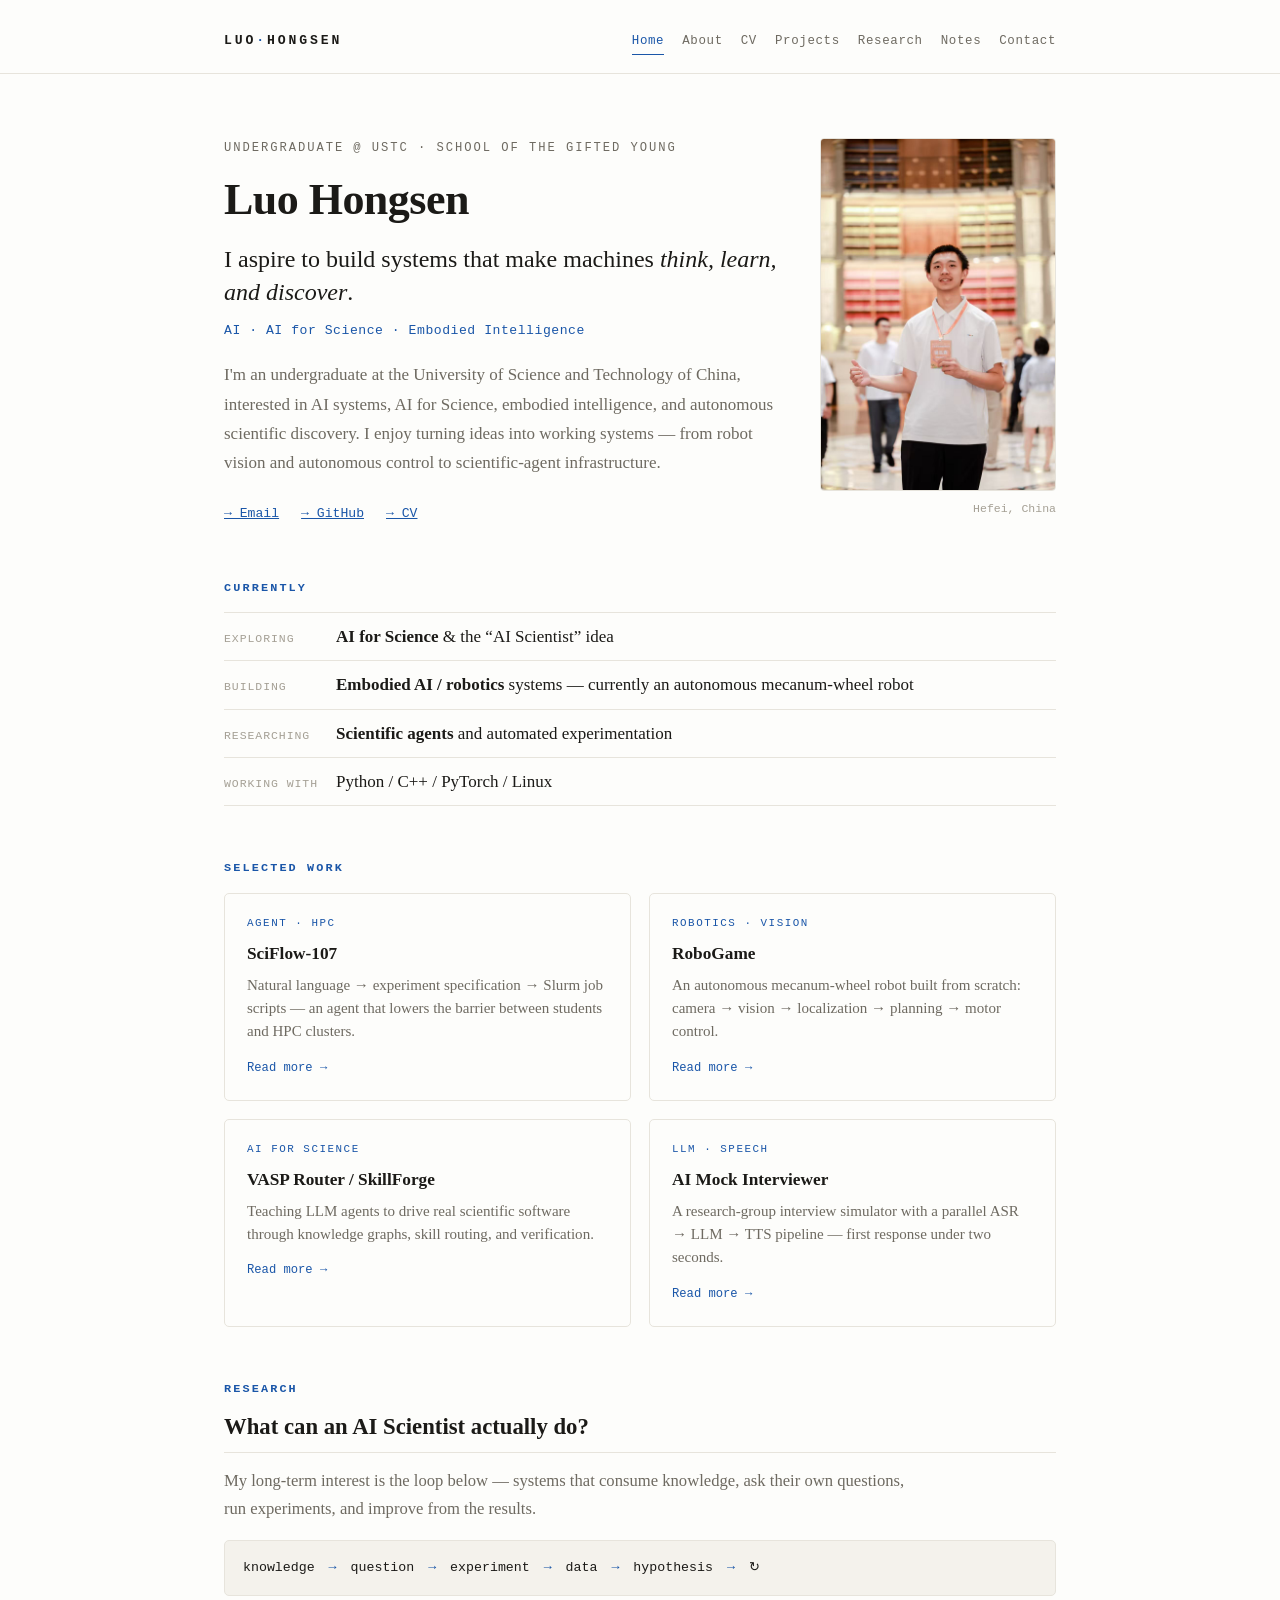
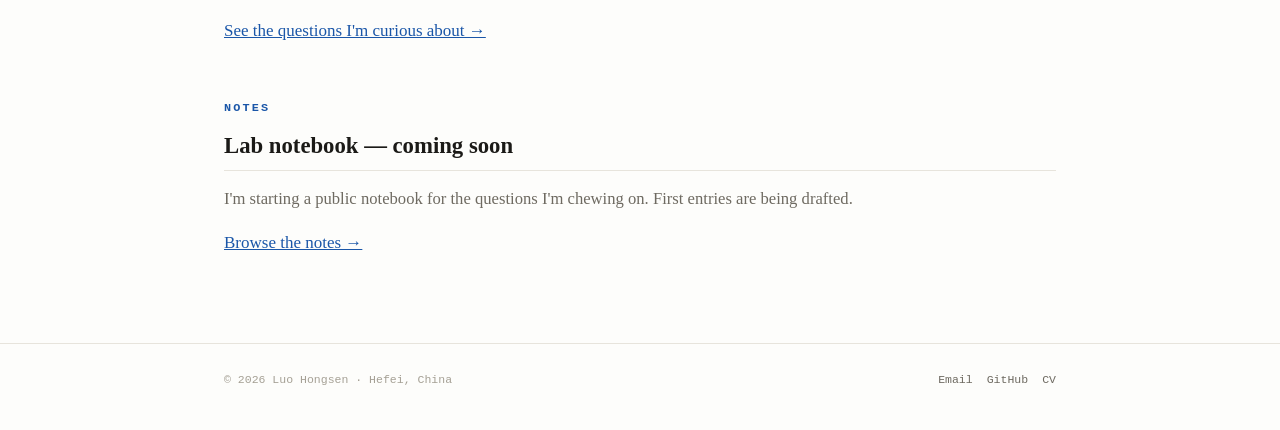
<file: index.html>
<!DOCTYPE html>
<html lang="en">
<head>
  <meta charset="utf-8">
  <meta name="viewport" content="width=device-width, initial-scale=1">
  <title>Luo Hongsen — AI · AI for Science · Embodied Intelligence</title>
  <meta name="description" content="Luo Hongsen is an undergraduate at USTC working on AI systems, AI for Science, scientific agents, and embodied intelligence.">
  <link rel="icon" type="image/svg+xml" href="assets/img/favicon.svg">
  <link rel="stylesheet" href="assets/css/style.css">
</head>
<body>

  <header class="site-header">
    <div class="container">
      <a class="wordmark" href="index.html">Luo<em>&middot;</em>Hongsen</a>
      <nav class="site-nav">
        <a href="index.html" class="active">Home</a>
        <a href="about.html">About</a>
        <a href="cv.html">CV</a>
        <a href="projects.html">Projects</a>
        <a href="research.html">Research</a>
        <a href="notes.html">Notes</a>
        <a href="contact.html">Contact</a>
      </nav>
    </div>
  </header>

  <main class="page">
    <div class="container">

      <!-- ============ HERO ============ -->
      <section class="hero">
        <div class="hero-text">
          <p class="eyebrow">Undergraduate @ USTC &middot; School of the Gifted Young</p>
          <h1>Luo Hongsen</h1>
          <p class="tagline">I aspire to build systems that make machines <em>think, learn, and discover</em>.</p>
          <p class="hero-field">AI &middot; AI for Science &middot; Embodied Intelligence</p>
          <p class="lede">
            I'm an undergraduate at the University of Science and Technology of China,
            interested in AI systems, AI for Science, embodied intelligence, and
            autonomous scientific discovery. I enjoy turning ideas into working
            systems — from robot vision and autonomous control to scientific-agent
            infrastructure.
          </p>
          <div class="hero-links">
            <a href="mailto:jasonluohs@mail.ustc.edu.cn">&rarr; Email</a>
            <a href="https://github.com/jasonluohs" target="_blank" rel="noopener">&rarr; GitHub</a>
            <a href="cv.html">&rarr; CV</a>
          </div>
        </div>
        <figure class="hero-photo">
          <!-- 换照片:替换 assets/img/profile.jpg 即可 -->
          <img src="assets/img/profile.jpg" alt="Photo of Luo Hongsen" width="960" height="1440">
          <figcaption>Hefei, China</figcaption>
        </figure>
      </section>

      <!-- ============ CURRENTLY ============ -->
      <section class="section">
        <p class="section-label">Currently</p>
        <ul class="now-list">
          <li><span class="k">Exploring</span><span><strong>AI for Science</strong> &amp; the “AI Scientist” idea</span></li>
          <li><span class="k">Building</span><span><strong>Embodied AI / robotics</strong> systems — currently an autonomous mecanum-wheel robot</span></li>
          <li><span class="k">Researching</span><span><strong>Scientific agents</strong> and automated experimentation</span></li>
          <li><span class="k">Working with</span><span>Python / C++ / PyTorch / Linux</span></li>
        </ul>
      </section>

      <!-- ============ SELECTED WORK ============ -->
      <section class="section">
        <p class="section-label">Selected Work</p>
        <div class="card-grid">
          <a class="card" href="projects.html#sciflow">
            <span class="tag">Agent &middot; HPC</span>
            <h3>SciFlow-107</h3>
            <p>Natural language &rarr; experiment specification &rarr; Slurm job scripts — an agent that lowers the barrier between students and HPC clusters.</p>
            <span class="more">Read more &rarr;</span>
          </a>
          <a class="card" href="projects.html#robogame">
            <span class="tag">Robotics &middot; Vision</span>
            <h3>RoboGame</h3>
            <p>An autonomous mecanum-wheel robot built from scratch: camera &rarr; vision &rarr; localization &rarr; planning &rarr; motor control.</p>
            <span class="more">Read more &rarr;</span>
          </a>
          <a class="card" href="projects.html#vasp-router">
            <span class="tag">AI for Science</span>
            <h3>VASP Router / SkillForge</h3>
            <p>Teaching LLM agents to drive real scientific software through knowledge graphs, skill routing, and verification.</p>
            <span class="more">Read more &rarr;</span>
          </a>
          <a class="card" href="projects.html#interviewer">
            <span class="tag">LLM &middot; Speech</span>
            <h3>AI Mock Interviewer</h3>
            <p>A research-group interview simulator with a parallel ASR &rarr; LLM &rarr; TTS pipeline — first response under two seconds.</p>
            <span class="more">Read more &rarr;</span>
          </a>
        </div>
      </section>

      <!-- ============ RESEARCH TEASER ============ -->
      <section class="section">
        <p class="section-label">Research</p>
        <h2>What can an AI Scientist actually do?</h2>
        <p class="page-intro">
          My long-term interest is the loop below — systems that consume knowledge,
          ask their own questions, run experiments, and improve from the results.
        </p>
        <div class="flow">
          knowledge <span class="arr">&rarr;</span> question <span class="arr">&rarr;</span> experiment <span class="arr">&rarr;</span> data <span class="arr">&rarr;</span> hypothesis <span class="arr">&rarr;</span> &#8635;
        </div>
        <p><a href="research.html">See the questions I'm curious about &rarr;</a></p>
      </section>

      <!-- ============ NOTES TEASER ============ -->
      <section class="section">
        <p class="section-label">Notes</p>
        <h2>Lab notebook — coming soon</h2>
        <p class="page-intro">
          I'm starting a public notebook for the questions I'm chewing on. First entries are being drafted.
        </p>
        <p><a href="notes.html">Browse the notes &rarr;</a></p>
      </section>

    </div>
  </main>

  <footer class="site-footer">
    <div class="container">
      <span>&copy; 2026 Luo Hongsen &middot; Hefei, China</span>
      <nav class="foot-nav">
        <a href="mailto:jasonluohs@mail.ustc.edu.cn">Email</a>
        <a href="https://github.com/jasonluohs" target="_blank" rel="noopener">GitHub</a>
        <a href="cv.html">CV</a>
      </nav>
    </div>
  </footer>

</body>
</html>
</file>
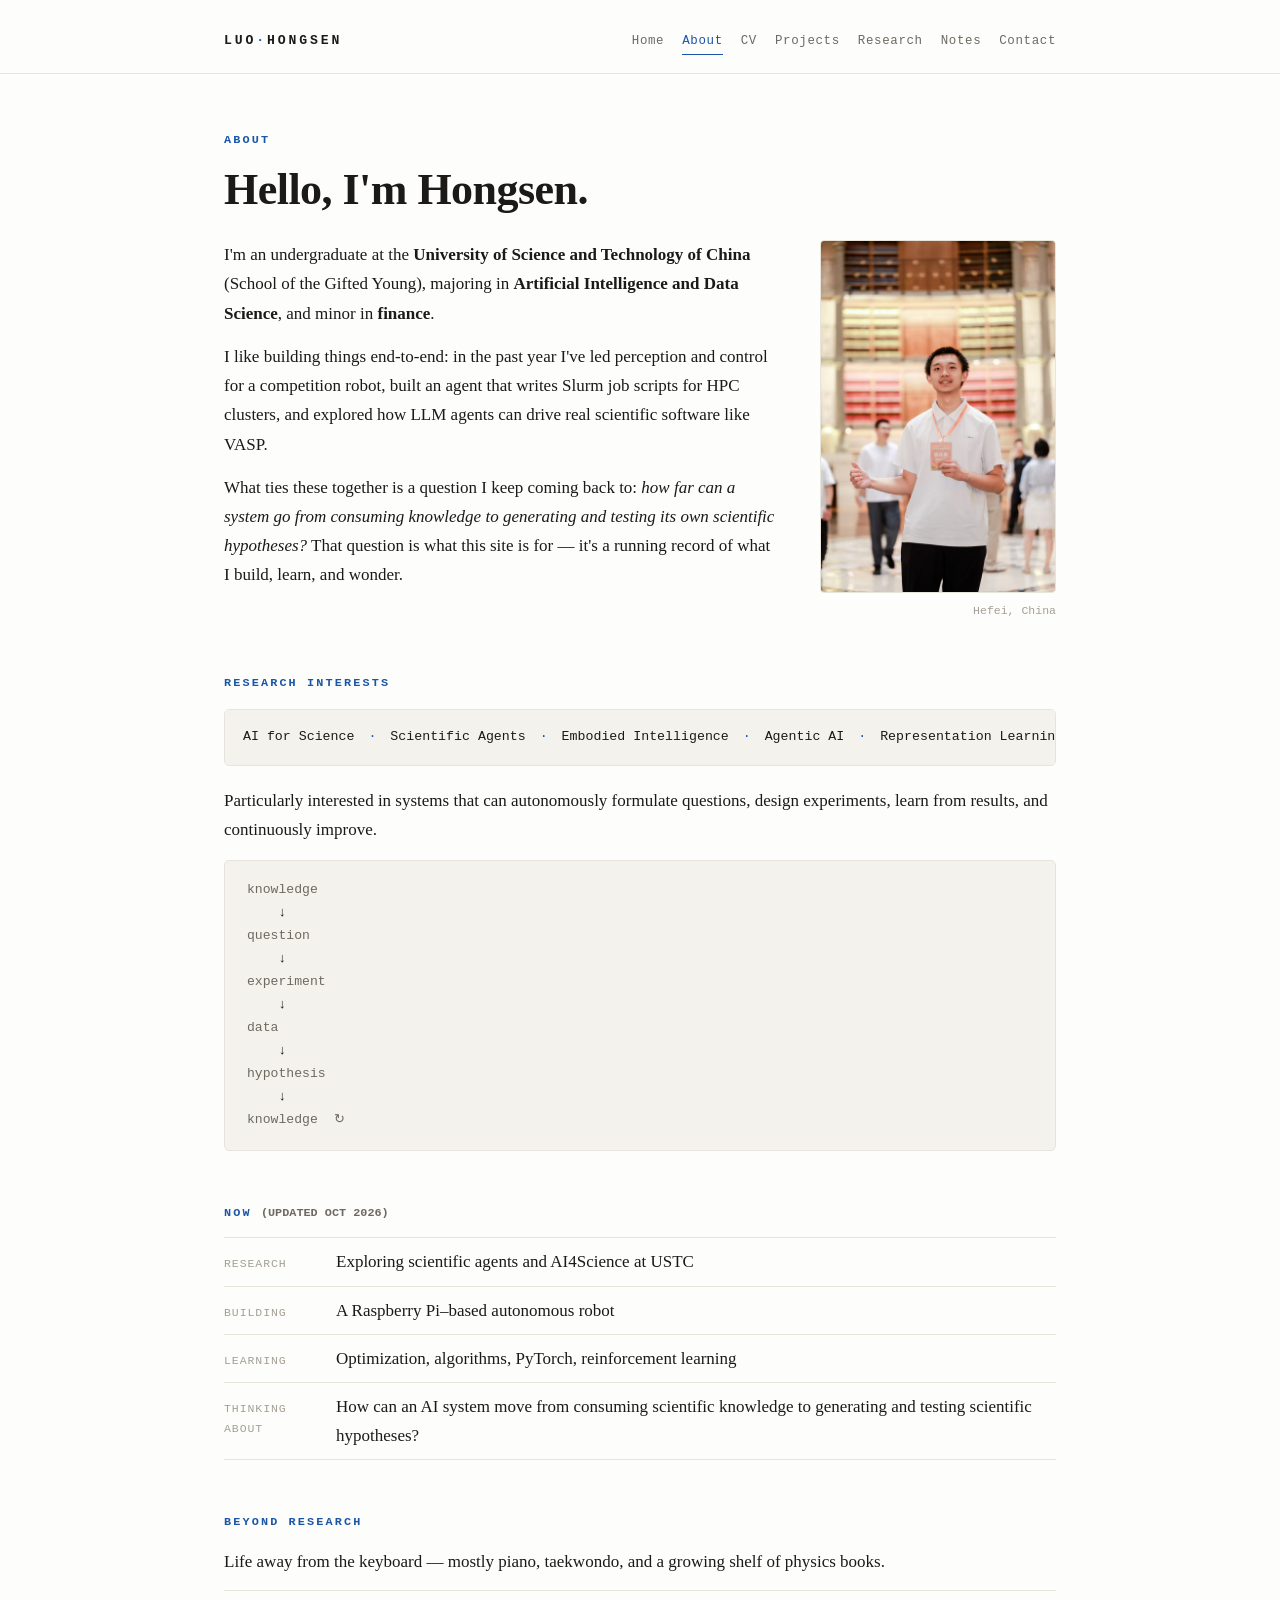
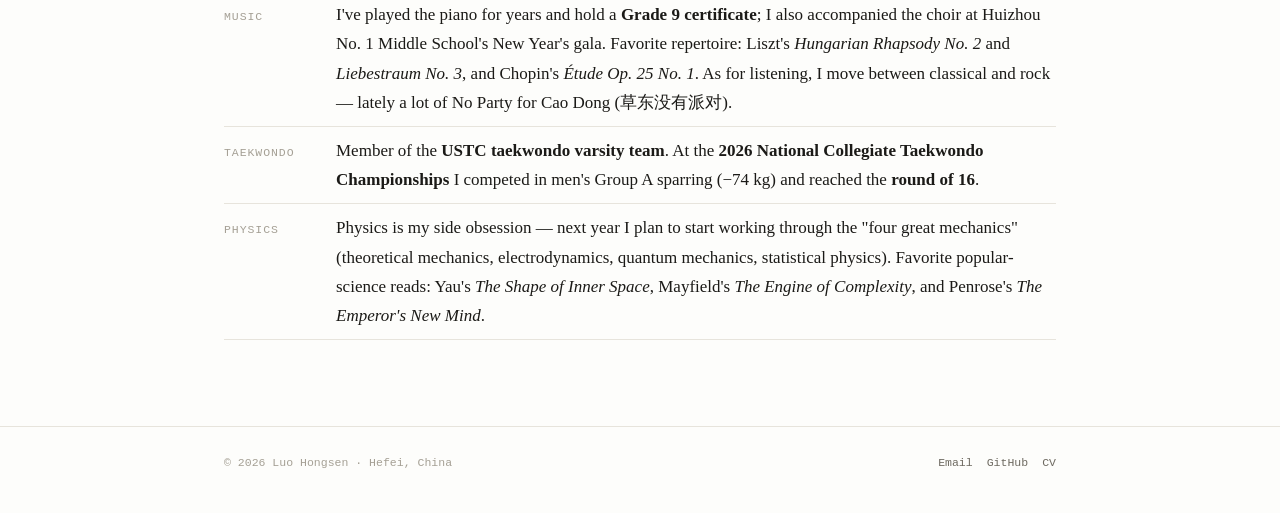
<file: about.html>
<!DOCTYPE html>
<html lang="en">
<head>
  <meta charset="utf-8">
  <meta name="viewport" content="width=device-width, initial-scale=1">
  <title>About — Luo Hongsen</title>
  <meta name="description" content="About Luo Hongsen — undergraduate at USTC interested in AI for Science, scientific agents, and embodied intelligence.">
  <link rel="icon" type="image/svg+xml" href="assets/img/favicon.svg">
  <link rel="stylesheet" href="assets/css/style.css">
</head>
<body>

  <header class="site-header">
    <div class="container">
      <a class="wordmark" href="index.html">Luo<em>&middot;</em>Hongsen</a>
      <nav class="site-nav">
        <a href="index.html">Home</a>
        <a href="about.html" class="active">About</a>
        <a href="cv.html">CV</a>
        <a href="projects.html">Projects</a>
        <a href="research.html">Research</a>
        <a href="notes.html">Notes</a>
        <a href="contact.html">Contact</a>
      </nav>
    </div>
  </header>

  <main class="page">
    <div class="container">

      <p class="section-label">About</p>
      <h1>Hello, I'm Hongsen.</h1>

      <div class="hero" style="margin-top: 8px;">
        <div>
          <!-- TODO: 替换成你自己的正式介绍,下面是占位文案 -->
          <p>
            I'm an undergraduate at the <strong>University of Science and Technology of China</strong>
            (School of the Gifted Young), majoring in <strong>Artificial Intelligence and Data Science</strong>, and minor in <strong>finance</strong>.
          </p>
          <p>
            I like building things end-to-end: in the past year I've led perception and control
            for a competition robot, built an agent that writes Slurm job scripts for HPC clusters,
            and explored how LLM agents can drive real scientific software like VASP.
          </p>
          <p>
            What ties these together is a question I keep coming back to:
            <em>how far can a system go from consuming knowledge to generating and testing
            its own scientific hypotheses?</em> That question is what this site is for —
            it's a running record of what I build, learn, and wonder.
          </p>
        </div>
        <figure class="hero-photo">
          <img src="assets/img/profile.jpg" alt="Photo of Luo Hongsen" width="960" height="1440">
          <figcaption>Hefei, China</figcaption>
        </figure>
      </div>

      <!-- ============ RESEARCH INTERESTS ============ -->
      <section class="section">
        <p class="section-label">Research Interests</p>
        <div class="flow">
          AI for Science <span class="arr">&middot;</span> Scientific Agents <span class="arr">&middot;</span> Embodied Intelligence <span class="arr">&middot;</span> Agentic AI <span class="arr">&middot;</span> Representation Learning
        </div>
        <p>
          Particularly interested in systems that can autonomously formulate questions,
          design experiments, learn from results, and continuously improve.
        </p>
        <div class="diagram">knowledge
    <b>&darr;</b>
question
    <b>&darr;</b>
experiment
    <b>&darr;</b>
data
    <b>&darr;</b>
hypothesis
    <b>&darr;</b>
knowledge  &#8635;</div>
      </section>

      <!-- ============ NOW ============ -->
      <section class="section">
        <p class="section-label">Now <span class="dim" style="letter-spacing: 0;">(updated Oct 2026)</span></p>
        <ul class="now-list">
          <li><span class="k">Research</span><span>Exploring scientific agents and AI4Science at USTC</span></li>
          <li><span class="k">Building</span><span>A Raspberry Pi&ndash;based autonomous robot</span></li>
          <li><span class="k">Learning</span><span>Optimization, algorithms, PyTorch, reinforcement learning</span></li>
          <li><span class="k">Thinking about</span><span>How can an AI system move from consuming scientific knowledge to generating and testing scientific hypotheses?</span></li>
        </ul>
      </section>

      <!-- ============ BEYOND RESEARCH ============ -->
      <section class="section">
        <p class="section-label">Beyond Research</p>
        <p>Life away from the keyboard — mostly piano, taekwondo, and a growing shelf of physics books.</p>
        <ul class="now-list">
          <li>
            <span class="k">Music</span>
            <span>
              I've played the piano for years and hold a <strong>Grade 9 certificate</strong>;
              I also accompanied the choir at Huizhou No. 1 Middle School's New Year's gala.
              Favorite repertoire: Liszt's <em>Hungarian Rhapsody No. 2</em> and <em>Liebestraum No. 3</em>,
              and Chopin's <em>Étude Op. 25 No. 1</em>. As for listening, I move between
              classical and rock — lately a lot of No Party for Cao Dong (草东没有派对).
            </span>
          </li>
          <li>
            <span class="k">Taekwondo</span>
            <span>
              Member of the <strong>USTC taekwondo varsity team</strong>. At the
              <strong>2026 National Collegiate Taekwondo Championships</strong> I competed in
              men's Group A sparring (&minus;74 kg) and reached the <strong>round of 16</strong>.
            </span>
          </li>
          <li>
            <span class="k">Physics</span>
            <span>
              Physics is my side obsession — next year I plan to start working through the
              "four great mechanics" (theoretical mechanics, electrodynamics, quantum mechanics,
              statistical physics). Favorite popular-science reads: Yau's <em>The Shape of Inner Space</em>,
              Mayfield's <em>The Engine of Complexity</em>, and Penrose's <em>The Emperor's New Mind</em>.
            </span>
          </li>
        </ul>
      </section>

    </div>
  </main>

  <footer class="site-footer">
    <div class="container">
      <span>&copy; 2026 Luo Hongsen &middot; Hefei, China</span>
      <nav class="foot-nav">
        <a href="mailto:jasonluohs@mail.ustc.edu.cn">Email</a>
        <a href="https://github.com/jasonluohs" target="_blank" rel="noopener">GitHub</a>
        <a href="cv.html">CV</a>
      </nav>
    </div>
  </footer>

</body>
</html>
</file>
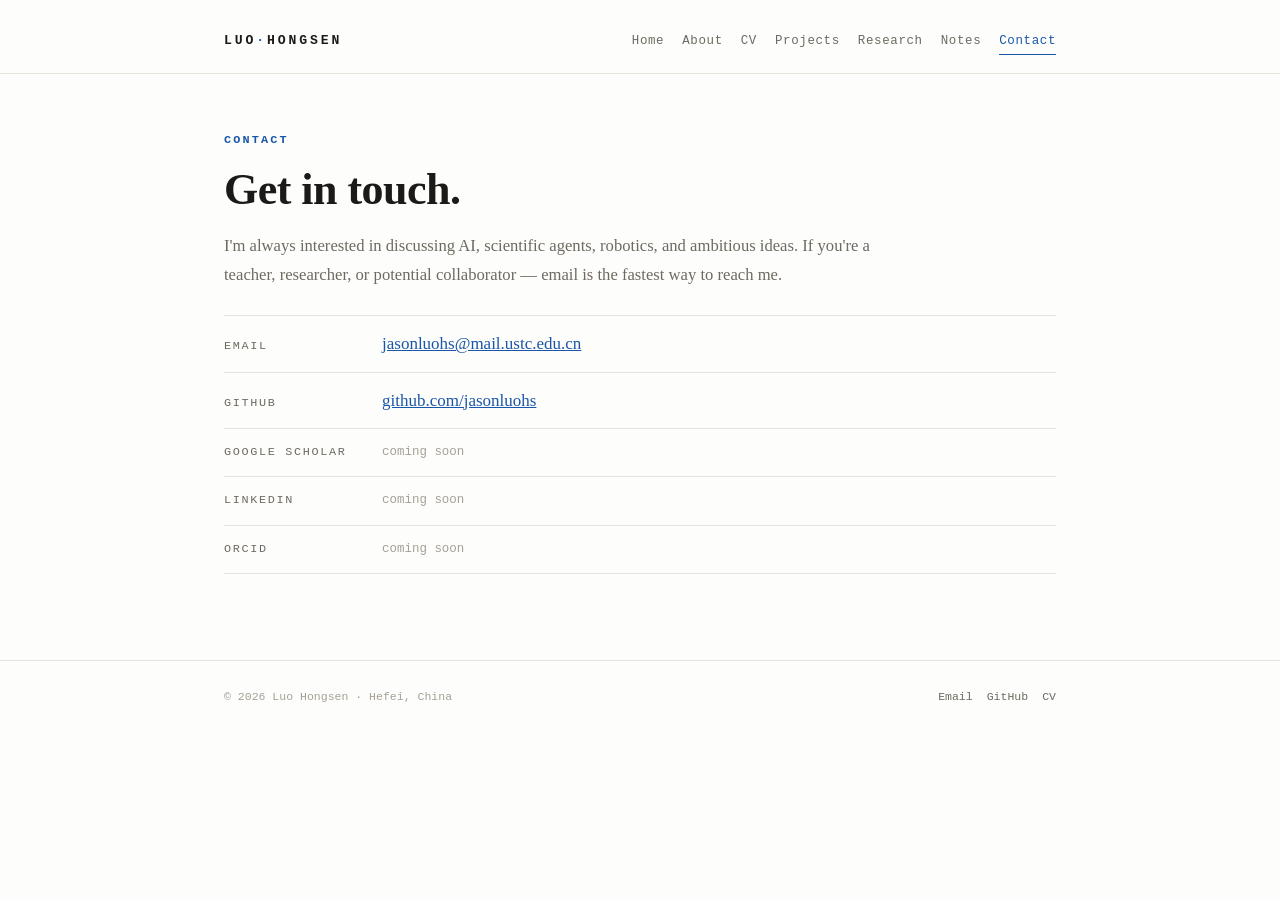
<file: contact.html>
<!DOCTYPE html>
<html lang="en">
<head>
  <meta charset="utf-8">
  <meta name="viewport" content="width=device-width, initial-scale=1">
  <title>Contact — Luo Hongsen</title>
  <meta name="description" content="Contact Luo Hongsen — email, GitHub, and other profiles.">
  <link rel="icon" type="image/svg+xml" href="assets/img/favicon.svg">
  <link rel="stylesheet" href="assets/css/style.css">
</head>
<body>

  <header class="site-header">
    <div class="container">
      <a class="wordmark" href="index.html">Luo<em>&middot;</em>Hongsen</a>
      <nav class="site-nav">
        <a href="index.html">Home</a>
        <a href="about.html">About</a>
        <a href="cv.html">CV</a>
        <a href="projects.html">Projects</a>
        <a href="research.html">Research</a>
        <a href="notes.html">Notes</a>
        <a href="contact.html" class="active">Contact</a>
      </nav>
    </div>
  </header>

  <main class="page">
    <div class="container">

      <p class="section-label">Contact</p>
      <h1>Get in touch.</h1>
      <p class="page-intro">
        I'm always interested in discussing AI, scientific agents, robotics, and
        ambitious ideas. If you're a teacher, researcher, or potential collaborator —
        email is the fastest way to reach me.
      </p>

      <ul class="contact-list">
        <li>
          <span class="k">Email</span>
          <a href="mailto:jasonluohs@mail.ustc.edu.cn">jasonluohs@mail.ustc.edu.cn</a>
        </li>
        <li>
          <span class="k">GitHub</span>
          <a href="https://github.com/jasonluohs" target="_blank" rel="noopener">github.com/jasonluohs</a>
        </li>
        <!-- TODO: 有账号后把 <span class="todo"> 换成 <a href="链接">,并删除提示 -->
        <li>
          <span class="k">Google Scholar</span>
          <span class="todo">coming soon</span>
        </li>
        <li>
          <span class="k">LinkedIn</span>
          <span class="todo">coming soon</span>
        </li>
        <li>
          <span class="k">ORCID</span>
          <span class="todo">coming soon</span>
        </li>
      </ul>

    </div>
  </main>

  <footer class="site-footer">
    <div class="container">
      <span>&copy; 2026 Luo Hongsen &middot; Hefei, China</span>
      <nav class="foot-nav">
        <a href="mailto:jasonluohs@mail.ustc.edu.cn">Email</a>
        <a href="https://github.com/jasonluohs" target="_blank" rel="noopener">GitHub</a>
        <a href="cv.html">CV</a>
      </nav>
    </div>
  </footer>

</body>
</html>
</file>
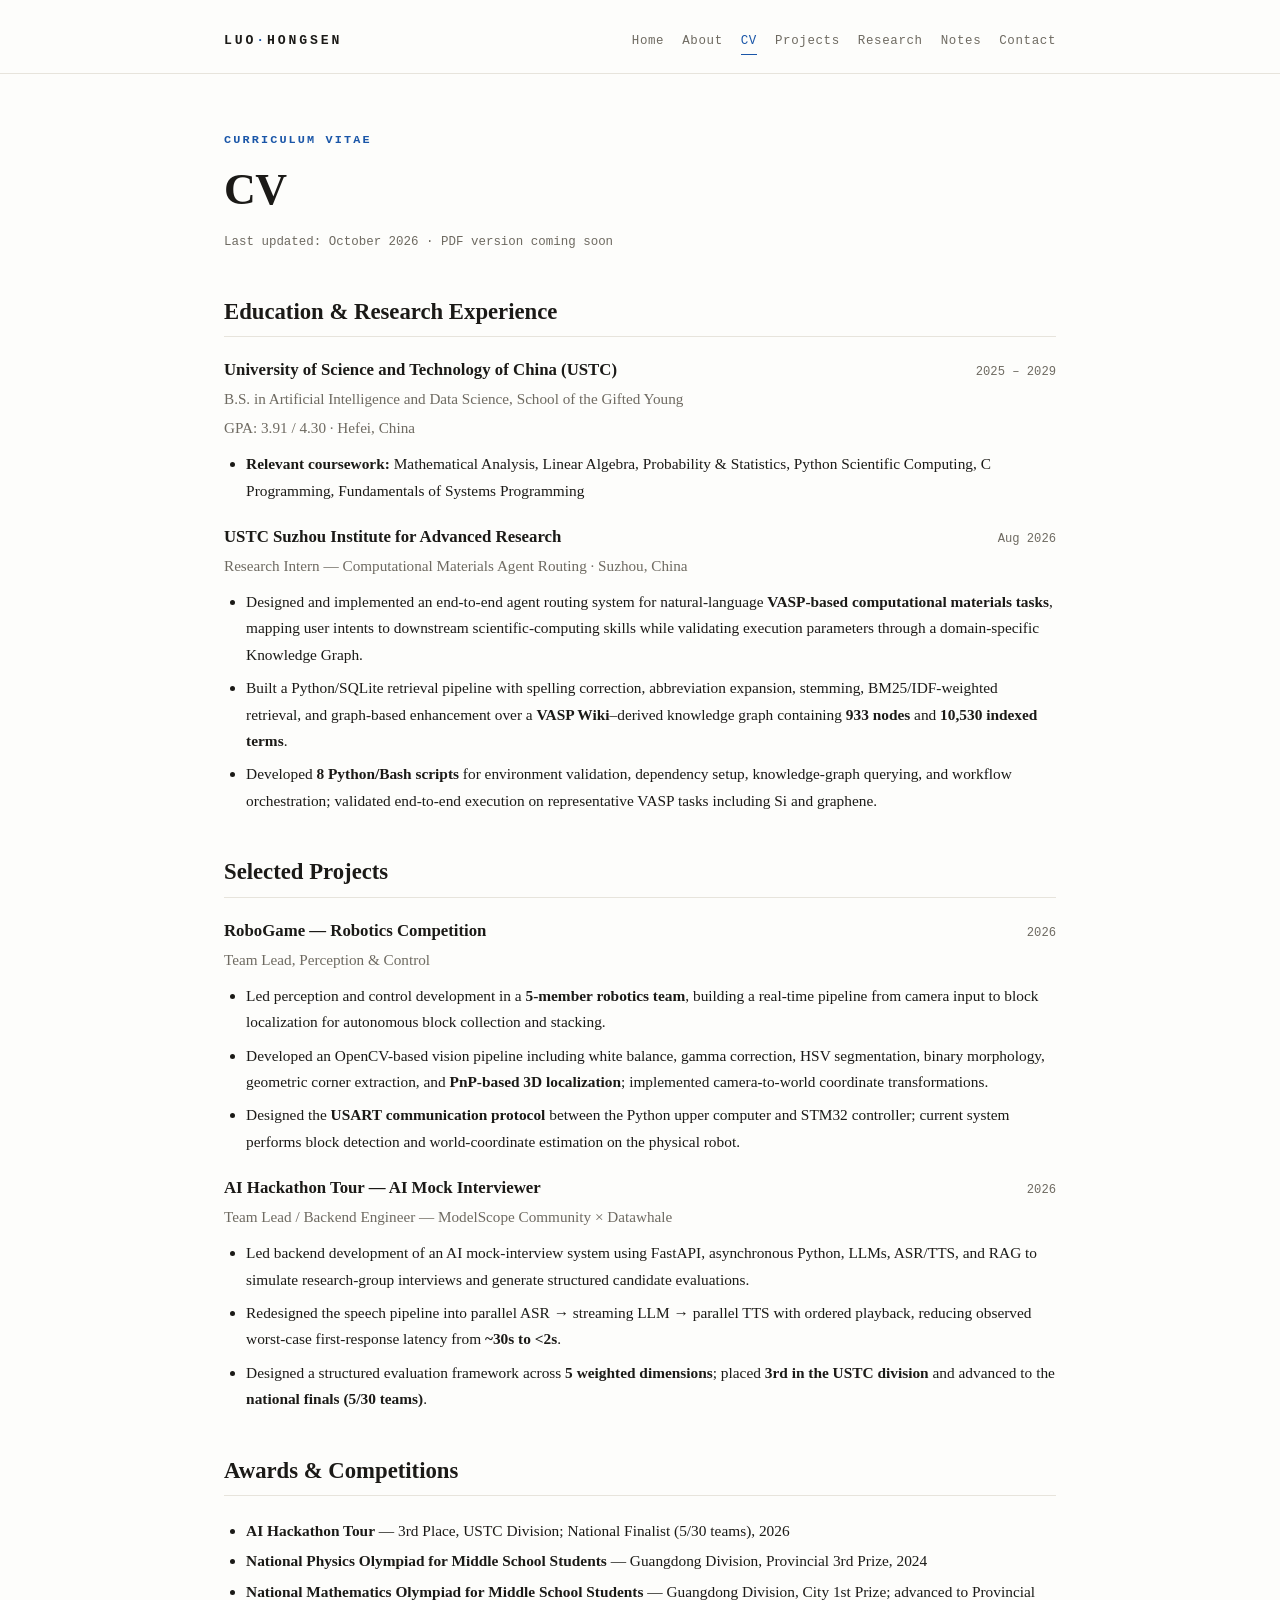
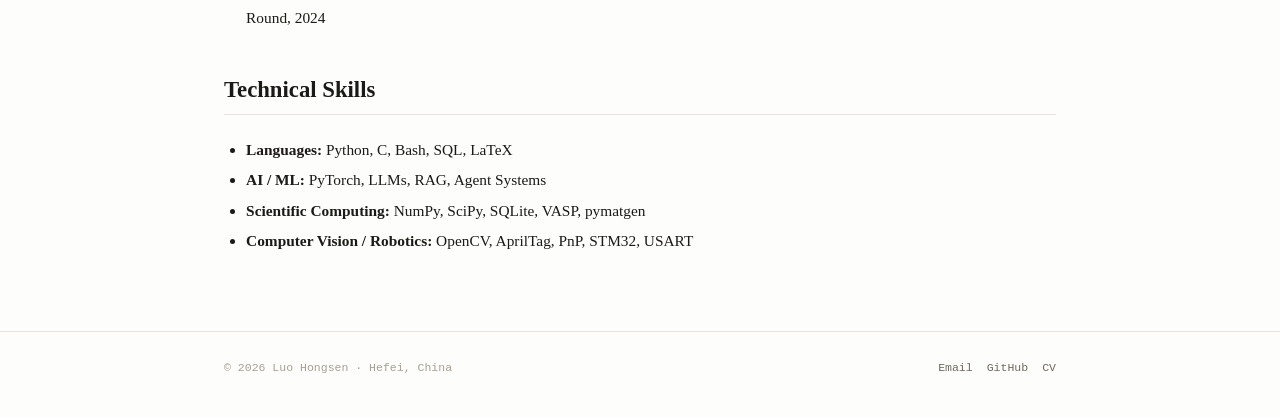
<file: cv.html>
<!DOCTYPE html>
<html lang="en">
<head>
  <meta charset="utf-8">
  <meta name="viewport" content="width=device-width, initial-scale=1">
  <title>CV — Luo Hongsen</title>
  <meta name="description" content="Curriculum Vitae of Luo Hongsen — undergraduate at USTC, School of the Gifted Young.">
  <link rel="icon" type="image/svg+xml" href="assets/img/favicon.svg">
  <link rel="stylesheet" href="assets/css/style.css">
</head>
<body>

  <header class="site-header">
    <div class="container">
      <a class="wordmark" href="index.html">Luo<em>&middot;</em>Hongsen</a>
      <nav class="site-nav">
        <a href="index.html">Home</a>
        <a href="about.html">About</a>
        <a href="cv.html" class="active">CV</a>
        <a href="projects.html">Projects</a>
        <a href="research.html">Research</a>
        <a href="notes.html">Notes</a>
        <a href="contact.html">Contact</a>
      </nav>
    </div>
  </header>

  <main class="page">
    <div class="container">

      <p class="section-label">Curriculum Vitae</p>
      <h1>CV</h1>
      <p class="cv-meta">
        Last updated: October 2026 &middot;
        <!-- TODO: 导出 resume.tex 为 PDF 后放到 assets/cv.pdf,然后取消下面注释
             <a href="assets/cv.pdf">Download PDF &rarr;</a> -->
        <span class="dim">PDF version coming soon</span>
      </p>

      <!-- ============ EDUCATION ============ -->
      <section class="cv-section">
        <h2>Education &amp; Research Experience</h2>

        <div class="cv-entry">
          <div class="cv-row">
            <h3>University of Science and Technology of China (USTC)</h3>
            <span class="date">2025 – 2029</span>
          </div>
          <p class="cv-sub">B.S. in Artificial Intelligence and Data Science, School of the Gifted Young</p>
          <p class="cv-sub dim">GPA: 3.91 / 4.30 &middot; Hefei, China</p>
          <ul>
            <li><strong>Relevant coursework:</strong> Mathematical Analysis, Linear Algebra, Probability &amp; Statistics, Python Scientific Computing, C Programming, Fundamentals of Systems Programming</li>
          </ul>
        </div>

        <div class="cv-entry">
          <div class="cv-row">
            <h3>USTC Suzhou Institute for Advanced Research</h3>
            <span class="date">Aug 2026</span>
          </div>
          <p class="cv-sub">Research Intern — Computational Materials Agent Routing &middot; Suzhou, China</p>
          <ul>
            <li>Designed and implemented an end-to-end agent routing system for natural-language <strong>VASP-based computational materials tasks</strong>, mapping user intents to downstream scientific-computing skills while validating execution parameters through a domain-specific Knowledge Graph.</li>
            <li>Built a Python/SQLite retrieval pipeline with spelling correction, abbreviation expansion, stemming, BM25/IDF-weighted retrieval, and graph-based enhancement over a <strong>VASP Wiki</strong>–derived knowledge graph containing <strong>933 nodes</strong> and <strong>10,530 indexed terms</strong>.</li>
            <li>Developed <strong>8 Python/Bash scripts</strong> for environment validation, dependency setup, knowledge-graph querying, and workflow orchestration; validated end-to-end execution on representative VASP tasks including Si and graphene.</li>
          </ul>
        </div>
      </section>

      <!-- ============ PROJECTS ============ -->
      <section class="cv-section">
        <h2>Selected Projects</h2>

        <div class="cv-entry">
          <div class="cv-row">
            <h3>RoboGame — Robotics Competition</h3>
            <span class="date">2026</span>
          </div>
          <p class="cv-sub">Team Lead, Perception &amp; Control</p>
          <ul>
            <li>Led perception and control development in a <strong>5-member robotics team</strong>, building a real-time pipeline from camera input to block localization for autonomous block collection and stacking.</li>
            <li>Developed an OpenCV-based vision pipeline including white balance, gamma correction, HSV segmentation, binary morphology, geometric corner extraction, and <strong>PnP-based 3D localization</strong>; implemented camera-to-world coordinate transformations.</li>
            <li>Designed the <strong>USART communication protocol</strong> between the Python upper computer and STM32 controller; current system performs block detection and world-coordinate estimation on the physical robot.</li>
          </ul>
        </div>

        <div class="cv-entry">
          <div class="cv-row">
            <h3>AI Hackathon Tour — AI Mock Interviewer</h3>
            <span class="date">2026</span>
          </div>
          <p class="cv-sub">Team Lead / Backend Engineer — ModelScope Community &times; Datawhale</p>
          <ul>
            <li>Led backend development of an AI mock-interview system using FastAPI, asynchronous Python, LLMs, ASR/TTS, and RAG to simulate research-group interviews and generate structured candidate evaluations.</li>
            <li>Redesigned the speech pipeline into parallel ASR &rarr; streaming LLM &rarr; parallel TTS with ordered playback, reducing observed worst-case first-response latency from <strong>~30s to &lt;2s</strong>.</li>
            <li>Designed a structured evaluation framework across <strong>5 weighted dimensions</strong>; placed <strong>3rd in the USTC division</strong> and advanced to the <strong>national finals (5/30 teams)</strong>.</li>
          </ul>
        </div>
      </section>

      <!-- ============ AWARDS ============ -->
      <section class="cv-section">
        <h2>Awards &amp; Competitions</h2>
        <div class="cv-entry">
          <ul class="cv-cols">
            <li><strong>AI Hackathon Tour</strong> — 3rd Place, USTC Division; National Finalist (5/30 teams), 2026</li>
            <li><strong>National Physics Olympiad for Middle School Students</strong> — Guangdong Division, Provincial 3rd Prize, 2024</li>
            <li><strong>National Mathematics Olympiad for Middle School Students</strong> — Guangdong Division, City 1st Prize; advanced to Provincial Round, 2024</li>
          </ul>
        </div>
      </section>

      <!-- ============ SKILLS ============ -->
      <section class="cv-section">
        <h2>Technical Skills</h2>
        <div class="cv-entry">
          <ul class="cv-cols">
            <li><strong>Languages:</strong> Python, C, Bash, SQL, LaTeX</li>
            <li><strong>AI / ML:</strong> PyTorch, LLMs, RAG, Agent Systems</li>
            <li><strong>Scientific Computing:</strong> NumPy, SciPy, SQLite, VASP, pymatgen</li>
            <li><strong>Computer Vision / Robotics:</strong> OpenCV, AprilTag, PnP, STM32, USART</li>
          </ul>
        </div>
      </section>

    </div>
  </main>

  <footer class="site-footer">
    <div class="container">
      <span>&copy; 2026 Luo Hongsen &middot; Hefei, China</span>
      <nav class="foot-nav">
        <a href="mailto:jasonluohs@mail.ustc.edu.cn">Email</a>
        <a href="https://github.com/jasonluohs" target="_blank" rel="noopener">GitHub</a>
        <a href="cv.html">CV</a>
      </nav>
    </div>
  </footer>

</body>
</html>
</file>
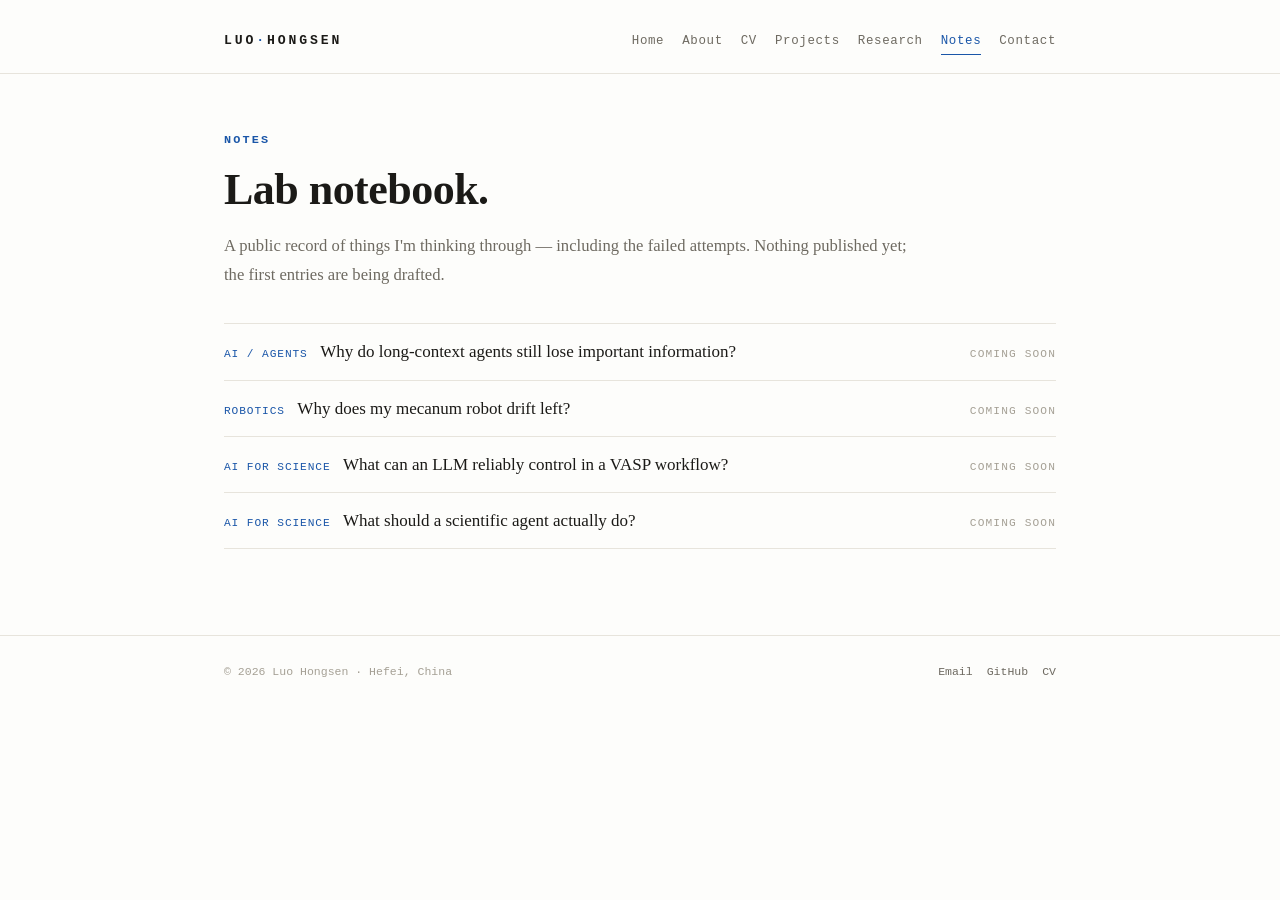
<file: notes.html>
<!DOCTYPE html>
<html lang="en">
<head>
  <meta charset="utf-8">
  <meta name="viewport" content="width=device-width, initial-scale=1">
  <title>Notes — Luo Hongsen</title>
  <meta name="description" content="A lab notebook — notes on AI, agents, robotics, and AI for Science.">
  <link rel="icon" type="image/svg+xml" href="assets/img/favicon.svg">
  <link rel="stylesheet" href="assets/css/style.css">
</head>
<body>

  <header class="site-header">
    <div class="container">
      <a class="wordmark" href="index.html">Luo<em>&middot;</em>Hongsen</a>
      <nav class="site-nav">
        <a href="index.html">Home</a>
        <a href="about.html">About</a>
        <a href="cv.html">CV</a>
        <a href="projects.html">Projects</a>
        <a href="research.html">Research</a>
        <a href="notes.html" class="active">Notes</a>
        <a href="contact.html">Contact</a>
      </nav>
    </div>
  </header>

  <main class="page">
    <div class="container">

      <p class="section-label">Notes</p>
      <h1>Lab notebook.</h1>
      <p class="page-intro">
        A public record of things I'm thinking through — including the failed attempts.
        Nothing published yet; the first entries are being drafted.
        <!-- TODO: 以后每写一篇就加一个 <li>,链接到对应 HTML 或 PDF -->
      </p>

      <!-- 预留的写作清单(占位,发布后改为真实链接) -->
      <ul class="note-list" style="margin-top: 34px;">
        <li>
          <span><span class="cat">AI / Agents</span> &nbsp; Why do long-context agents still lose important information?</span>
          <span class="status">coming soon</span>
        </li>
        <li>
          <span><span class="cat">Robotics</span> &nbsp; Why does my mecanum robot drift left?</span>
          <span class="status">coming soon</span>
        </li>
        <li>
          <span><span class="cat">AI for Science</span> &nbsp; What can an LLM reliably control in a VASP workflow?</span>
          <span class="status">coming soon</span>
        </li>
        <li>
          <span><span class="cat">AI for Science</span> &nbsp; What should a scientific agent actually do?</span>
          <span class="status">coming soon</span>
        </li>
      </ul>

    </div>
  </main>

  <footer class="site-footer">
    <div class="container">
      <span>&copy; 2026 Luo Hongsen &middot; Hefei, China</span>
      <nav class="foot-nav">
        <a href="mailto:jasonluohs@mail.ustc.edu.cn">Email</a>
        <a href="https://github.com/jasonluohs" target="_blank" rel="noopener">GitHub</a>
        <a href="cv.html">CV</a>
      </nav>
    </div>
  </footer>

</body>
</html>
</file>
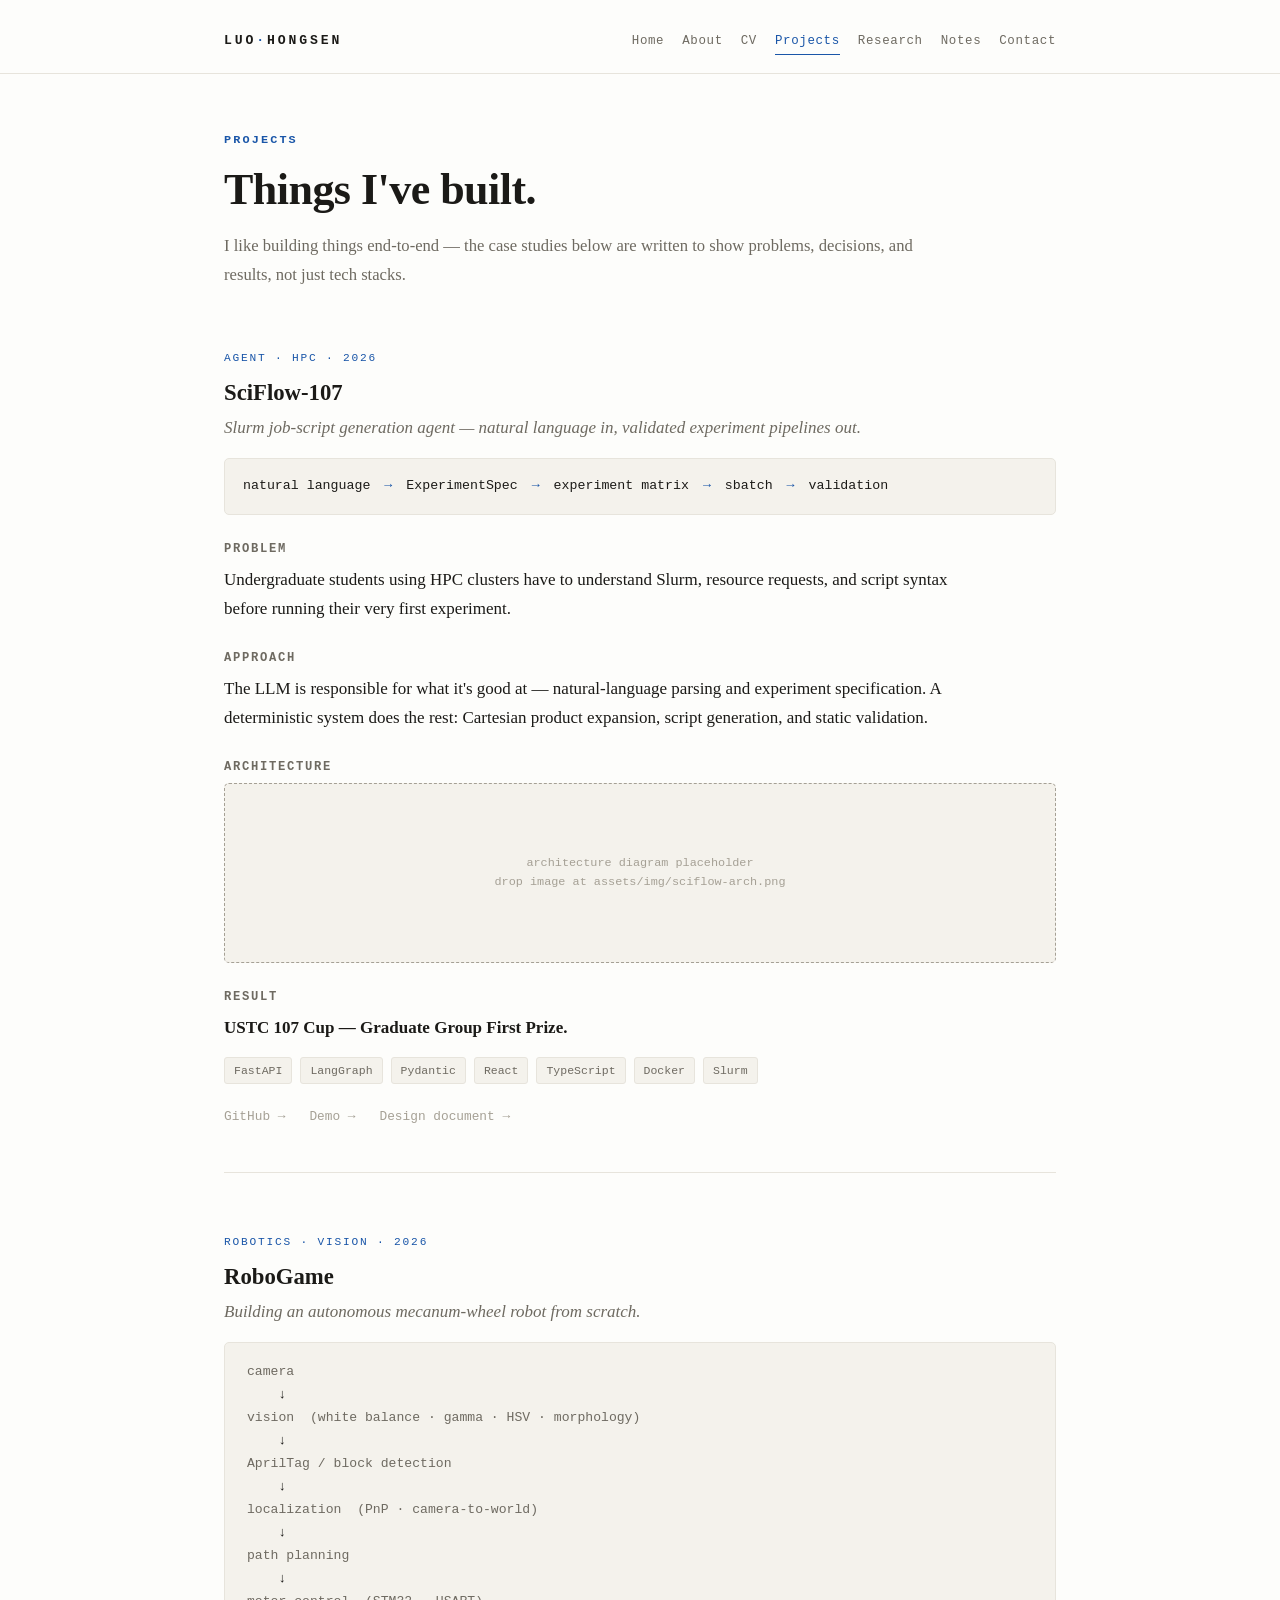
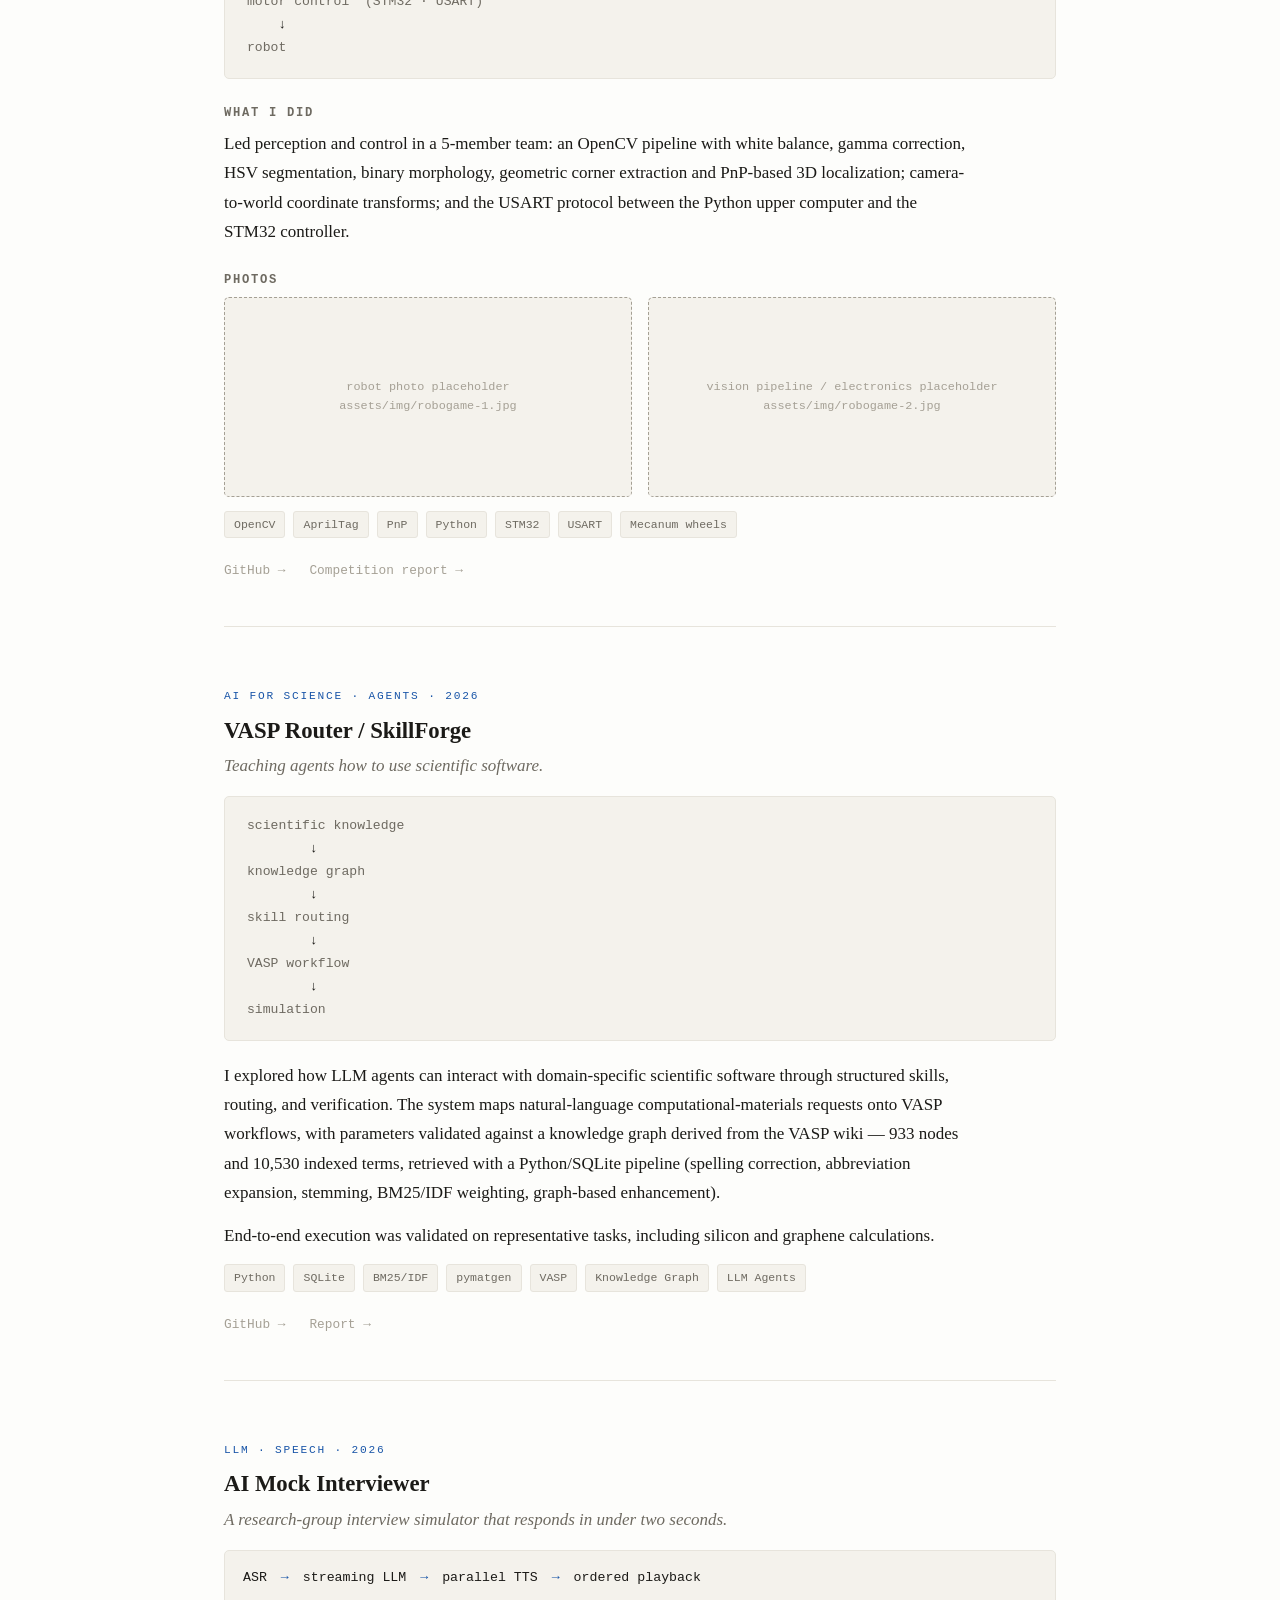
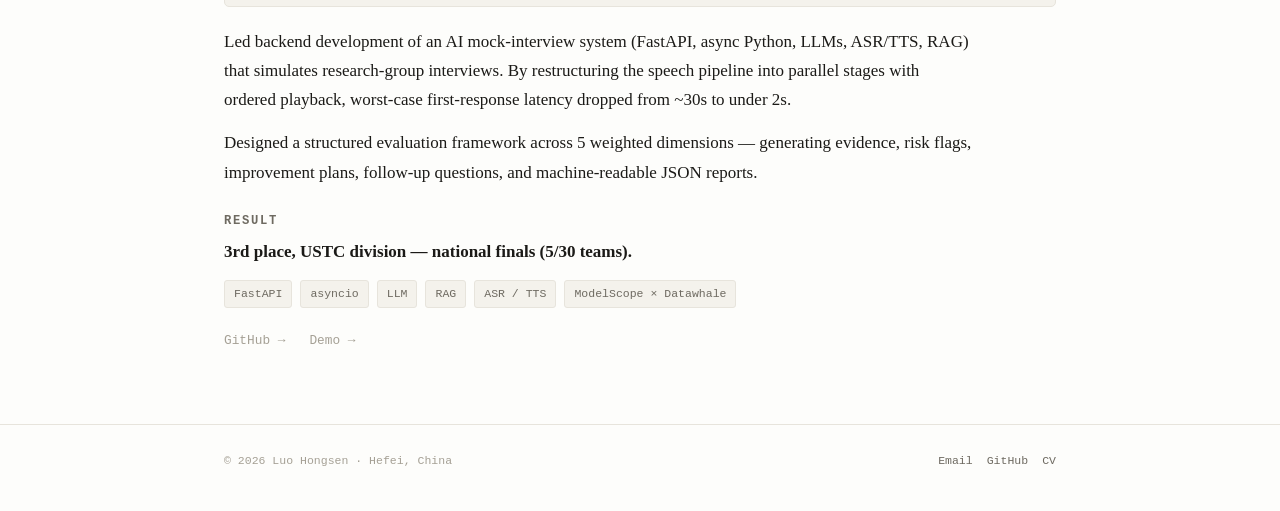
<file: projects.html>
<!DOCTYPE html>
<html lang="en">
<head>
  <meta charset="utf-8">
  <meta name="viewport" content="width=device-width, initial-scale=1">
  <title>Projects — Luo Hongsen</title>
  <meta name="description" content="Engineering projects by Luo Hongsen — robotics, agent systems, and AI for Science.">
  <link rel="icon" type="image/svg+xml" href="assets/img/favicon.svg">
  <link rel="stylesheet" href="assets/css/style.css">
</head>
<body>

  <header class="site-header">
    <div class="container">
      <a class="wordmark" href="index.html">Luo<em>&middot;</em>Hongsen</a>
      <nav class="site-nav">
        <a href="index.html">Home</a>
        <a href="about.html">About</a>
        <a href="cv.html">CV</a>
        <a href="projects.html" class="active">Projects</a>
        <a href="research.html">Research</a>
        <a href="notes.html">Notes</a>
        <a href="contact.html">Contact</a>
      </nav>
    </div>
  </header>

  <main class="page">
    <div class="container">

      <p class="section-label">Projects</p>
      <h1>Things I've built.</h1>
      <p class="page-intro">
        I like building things end-to-end — the case studies below are written to show
        problems, decisions, and results, not just tech stacks.
        <!-- TODO: 每个项目的内容都可以继续扩写;图片放到 assets/img/ 后替换占位框 -->
      </p>

      <!-- ============ SciFlow-107 ============ -->
      <article class="project" id="sciflow">
        <div class="project-header">
          <span class="tag">Agent &middot; HPC &middot; 2026</span>
          <h2>SciFlow-107</h2>
          <p class="project-sub">Slurm job-script generation agent — natural language in, validated experiment pipelines out.</p>
        </div>

        <div class="flow">
          natural language <span class="arr">&rarr;</span> ExperimentSpec <span class="arr">&rarr;</span> experiment matrix <span class="arr">&rarr;</span> sbatch <span class="arr">&rarr;</span> validation
        </div>

        <h3>Problem</h3>
        <p>
          Undergraduate students using HPC clusters have to understand Slurm, resource
          requests, and script syntax before running their very first experiment.
          <!-- TODO: 补充你在 107杯 参赛过程中的真实动机和数据 -->
        </p>

        <h3>Approach</h3>
        <p>
          The LLM is responsible for what it's good at — natural-language parsing and
          experiment specification. A deterministic system does the rest: Cartesian
          product expansion, script generation, and static validation.
        </p>

        <h3>Architecture</h3>
        <!-- TODO: 画一张架构图(可以用 excalidraw/draw.io),导出 PNG 放到 assets/img/sciflow-arch.png 并替换下面的占位框 -->
        <div class="ph" style="min-height: 180px;">architecture diagram placeholder<br>drop image at assets/img/sciflow-arch.png</div>

        <h3>Result</h3>
        <p><strong>USTC 107 Cup — Graduate Group First Prize.</strong></p>

        <div class="tags">
          <span>FastAPI</span><span>LangGraph</span><span>Pydantic</span><span>React</span><span>TypeScript</span><span>Docker</span><span>Slurm</span>
        </div>

        <div class="project-links">
          <!-- TODO: 填入真实链接后把 .todo 的 span 换成 <a> -->
          <span class="todo">GitHub &rarr;</span>
          <span class="todo">Demo &rarr;</span>
          <span class="todo">Design document &rarr;</span>
        </div>
      </article>

      <hr class="rule">

      <!-- ============ RoboGame ============ -->
      <article class="project" id="robogame">
        <div class="project-header">
          <span class="tag">Robotics &middot; Vision &middot; 2026</span>
          <h2>RoboGame</h2>
          <p class="project-sub">Building an autonomous mecanum-wheel robot from scratch.</p>
        </div>

        <div class="diagram">camera
    <b>&darr;</b>
vision  (white balance &middot; gamma &middot; HSV &middot; morphology)
    <b>&darr;</b>
AprilTag / block detection
    <b>&darr;</b>
localization  (PnP &middot; camera-to-world)
    <b>&darr;</b>
path planning
    <b>&darr;</b>
motor control  (STM32 &middot; USART)
    <b>&darr;</b>
robot</div>

        <h3>What I did</h3>
        <p>
          Led perception and control in a 5-member team: an OpenCV pipeline with
          white balance, gamma correction, HSV segmentation, binary morphology,
          geometric corner extraction and PnP-based 3D localization; camera-to-world
          coordinate transforms; and the USART protocol between the Python upper
          computer and the STM32 controller.
        </p>

        <h3>Photos</h3>
        <!-- TODO: 把机器人实物照片放到 assets/img/,文件名对应替换:
             robogame-1.jpg = 整车 / 比赛现场, robogame-2.jpg = 视觉pipeline效果或电控 -->
        <div class="ph-grid">
          <div class="ph" style="min-height: 200px;">robot photo placeholder<br>assets/img/robogame-1.jpg</div>
          <div class="ph" style="min-height: 200px;">vision pipeline / electronics placeholder<br>assets/img/robogame-2.jpg</div>
        </div>

        <div class="tags">
          <span>OpenCV</span><span>AprilTag</span><span>PnP</span><span>Python</span><span>STM32</span><span>USART</span><span>Mecanum wheels</span>
        </div>

        <div class="project-links">
          <span class="todo">GitHub &rarr;</span>
          <span class="todo">Competition report &rarr;</span>
        </div>
      </article>

      <hr class="rule">

      <!-- ============ VASP Router / SkillForge ============ -->
      <article class="project" id="vasp-router">
        <div class="project-header">
          <span class="tag">AI for Science &middot; Agents &middot; 2026</span>
          <h2>VASP Router / SkillForge</h2>
          <p class="project-sub">Teaching agents how to use scientific software.</p>
        </div>

        <div class="diagram">scientific knowledge
        <b>&darr;</b>
knowledge graph
        <b>&darr;</b>
skill routing
        <b>&darr;</b>
VASP workflow
        <b>&darr;</b>
simulation</div>

        <p>
          I explored how LLM agents can interact with domain-specific scientific
          software through structured skills, routing, and verification. The system
          maps natural-language computational-materials requests onto VASP workflows,
          with parameters validated against a knowledge graph derived from the VASP
          wiki — 933 nodes and 10,530 indexed terms, retrieved with a Python/SQLite
          pipeline (spelling correction, abbreviation expansion, stemming,
          BM25/IDF weighting, graph-based enhancement).
        </p>
        <p>
          End-to-end execution was validated on representative tasks, including
          silicon and graphene calculations.
          <!-- TODO: 补充 SkillForge 部分的介绍,以及你对这个方向的思考(可以链接到 Research 页) -->
        </p>

        <div class="tags">
          <span>Python</span><span>SQLite</span><span>BM25/IDF</span><span>pymatgen</span><span>VASP</span><span>Knowledge Graph</span><span>LLM Agents</span>
        </div>

        <div class="project-links">
          <span class="todo">GitHub &rarr;</span>
          <span class="todo">Report &rarr;</span>
        </div>
      </article>

      <hr class="rule">

      <!-- ============ AI Mock Interviewer ============ -->
      <article class="project" id="interviewer">
        <div class="project-header">
          <span class="tag">LLM &middot; Speech &middot; 2026</span>
          <h2>AI Mock Interviewer</h2>
          <p class="project-sub">A research-group interview simulator that responds in under two seconds.</p>
        </div>

        <div class="flow">
          ASR <span class="arr">&rarr;</span> streaming LLM <span class="arr">&rarr;</span> parallel TTS <span class="arr">&rarr;</span> ordered playback
        </div>

        <p>
          Led backend development of an AI mock-interview system (FastAPI, async
          Python, LLMs, ASR/TTS, RAG) that simulates research-group interviews.
          By restructuring the speech pipeline into parallel stages with ordered
          playback, worst-case first-response latency dropped from ~30s to under 2s.
        </p>
        <p>
          Designed a structured evaluation framework across 5 weighted dimensions —
          generating evidence, risk flags, improvement plans, follow-up questions,
          and machine-readable JSON reports.
        </p>

        <h3>Result</h3>
        <p><strong>3rd place, USTC division — national finals (5/30 teams).</strong></p>

        <div class="tags">
          <span>FastAPI</span><span>asyncio</span><span>LLM</span><span>RAG</span><span>ASR / TTS</span><span>ModelScope &times; Datawhale</span>
        </div>

        <div class="project-links">
          <span class="todo">GitHub &rarr;</span>
          <span class="todo">Demo &rarr;</span>
        </div>
      </article>

    </div>
  </main>

  <footer class="site-footer">
    <div class="container">
      <span>&copy; 2026 Luo Hongsen &middot; Hefei, China</span>
      <nav class="foot-nav">
        <a href="mailto:jasonluohs@mail.ustc.edu.cn">Email</a>
        <a href="https://github.com/jasonluohs" target="_blank" rel="noopener">GitHub</a>
        <a href="cv.html">CV</a>
      </nav>
    </div>
  </footer>

</body>
</html>
</file>
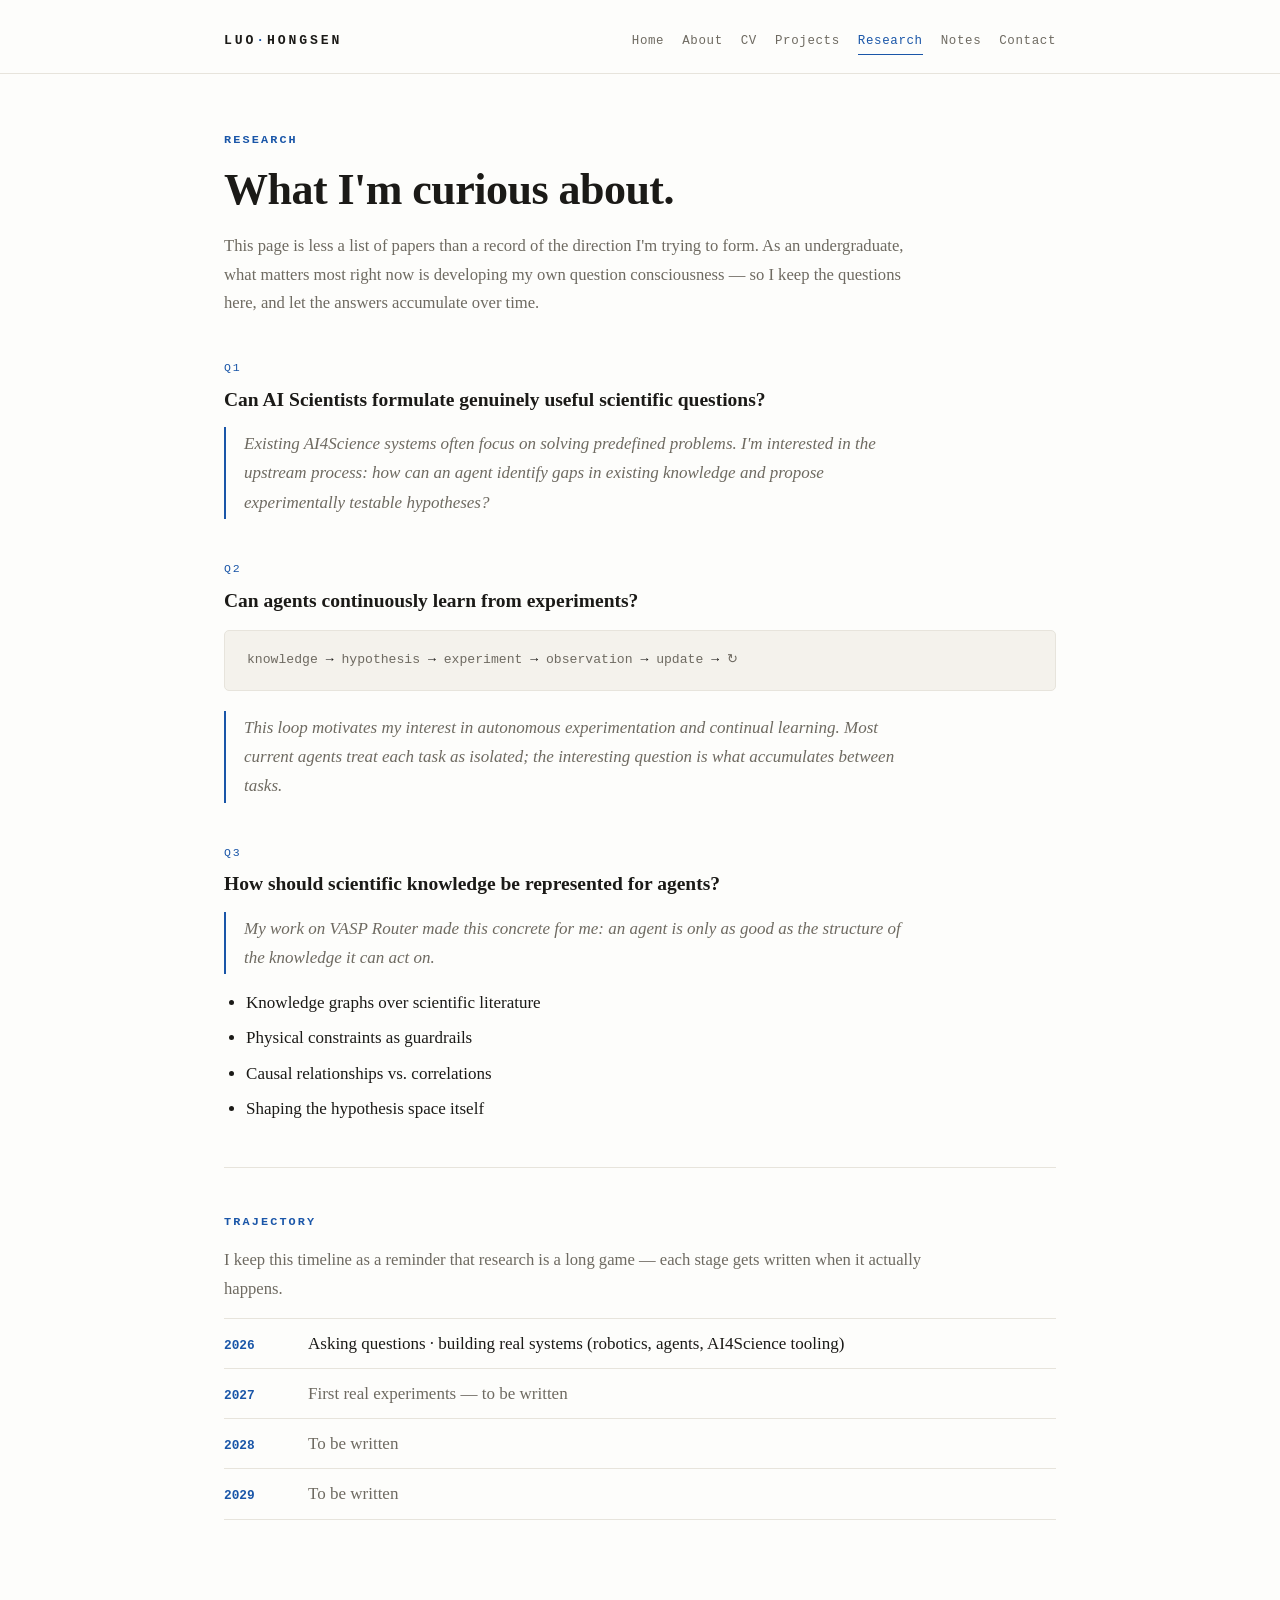
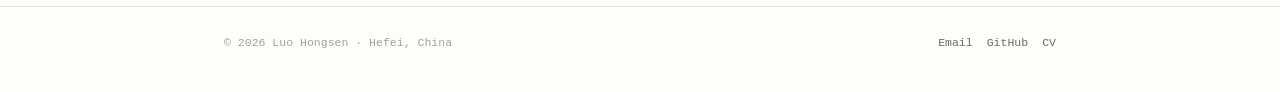
<file: research.html>
<!DOCTYPE html>
<html lang="en">
<head>
  <meta charset="utf-8">
  <meta name="viewport" content="width=device-width, initial-scale=1">
  <title>Research — Luo Hongsen</title>
  <meta name="description" content="Research questions and direction of Luo Hongsen — AI for Science, scientific agents, autonomous experimentation.">
  <link rel="icon" type="image/svg+xml" href="assets/img/favicon.svg">
  <link rel="stylesheet" href="assets/css/style.css">
</head>
<body>

  <header class="site-header">
    <div class="container">
      <a class="wordmark" href="index.html">Luo<em>&middot;</em>Hongsen</a>
      <nav class="site-nav">
        <a href="index.html">Home</a>
        <a href="about.html">About</a>
        <a href="cv.html">CV</a>
        <a href="projects.html">Projects</a>
        <a href="research.html" class="active">Research</a>
        <a href="notes.html">Notes</a>
        <a href="contact.html">Contact</a>
      </nav>
    </div>
  </header>

  <main class="page">
    <div class="container">

      <p class="section-label">Research</p>
      <h1>What I'm curious about.</h1>
      <p class="page-intro">
        This page is less a list of papers than a record of the direction I'm trying
        to form. As an undergraduate, what matters most right now is developing my own
        question consciousness — so I keep the questions here, and let the answers
        accumulate over time.
      </p>

      <!-- ============ Q1 ============ -->
      <section class="question">
        <span class="q-no">Q1</span>
        <h3>Can AI Scientists formulate genuinely useful scientific questions?</h3>
        <blockquote>
          Existing AI4Science systems often focus on solving predefined problems. I'm
          interested in the upstream process: how can an agent identify gaps in existing
          knowledge and propose experimentally testable hypotheses?
        </blockquote>
        <!-- TODO: 随着你阅读/实验推进,在这里补充你的想法和进展 -->
      </section>

      <!-- ============ Q2 ============ -->
      <section class="question">
        <span class="q-no">Q2</span>
        <h3>Can agents continuously learn from experiments?</h3>
        <div class="diagram">knowledge <b>&rarr;</b> hypothesis <b>&rarr;</b> experiment <b>&rarr;</b> observation <b>&rarr;</b> update <b>&rarr;</b> &#8635;</div>
        <blockquote>
          This loop motivates my interest in autonomous experimentation and continual
          learning. Most current agents treat each task as isolated; the interesting
          question is what accumulates between tasks.
        </blockquote>
      </section>

      <!-- ============ Q3 ============ -->
      <section class="question">
        <span class="q-no">Q3</span>
        <h3>How should scientific knowledge be represented for agents?</h3>
        <blockquote>
          My work on VASP Router made this concrete for me: an agent is only as good
          as the structure of the knowledge it can act on.
        </blockquote>
        <ul>
          <li>Knowledge graphs over scientific literature</li>
          <li>Physical constraints as guardrails</li>
          <li>Causal relationships vs. correlations</li>
          <li>Shaping the hypothesis space itself</li>
        </ul>
      </section>

      <hr class="rule">

      <!-- ============ TRAJECTORY ============ -->
      <section class="section" style="margin-top: 0;">
        <p class="section-label">Trajectory</p>
        <p class="page-intro">
          I keep this timeline as a reminder that research is a long game —
          each stage gets written when it actually happens.
        </p>
        <ul class="timeline">
          <li><span class="year">2026</span><span>Asking questions &middot; building real systems (robotics, agents, AI4Science tooling)</span></li>
          <li><span class="year">2027</span><span class="dim">First real experiments — to be written</span></li>
          <li><span class="year">2028</span><span class="dim">To be written</span></li>
          <li><span class="year">2029</span><span class="dim">To be written</span></li>
        </ul>
      </section>

    </div>
  </main>

  <footer class="site-footer">
    <div class="container">
      <span>&copy; 2026 Luo Hongsen &middot; Hefei, China</span>
      <nav class="foot-nav">
        <a href="mailto:jasonluohs@mail.ustc.edu.cn">Email</a>
        <a href="https://github.com/jasonluohs" target="_blank" rel="noopener">GitHub</a>
        <a href="cv.html">CV</a>
      </nav>
    </div>
  </footer>

</body>
</html>
</file>
<file: assets/css/style.css>
/* ============================================================
   jasonluohs.github.io — minimal academic style
   white paper · black ink · one accent color · monospace details
   ============================================================ */

* { box-sizing: border-box; margin: 0; padding: 0; }

:root {
  --bg: #fdfdfb;
  --text: #1b1a17;
  --muted: #6e6a61;
  --faint: #a5a095;
  --accent: #1a56a8;
  --accent-dark: #123f7d;
  --rule: #e7e4dc;
  --soft: #f4f2ec;
  --serif: "Charter", "Bitstream Charter", "Sitka Text", Cambria, "Source Serif 4", Georgia, serif;
  --mono: ui-monospace, "SF Mono", "Cascadia Code", "JetBrains Mono", Menlo, Consolas, "Liberation Mono", monospace;
}

html { scroll-behavior: smooth; }

body {
  background: var(--bg);
  color: var(--text);
  font-family: var(--serif);
  font-size: 17px;
  line-height: 1.72;
  -webkit-font-smoothing: antialiased;
  text-rendering: optimizeLegibility;
}

.container { max-width: 880px; margin: 0 auto; padding: 0 24px; }

/* ---------- header / nav ---------- */

.site-header { border-bottom: 1px solid var(--rule); }
.site-header .container {
  display: flex; flex-wrap: wrap; align-items: baseline;
  gap: 10px 28px;
  padding-top: 30px; padding-bottom: 18px;
}
.wordmark {
  font-family: var(--mono); font-size: 0.82rem; font-weight: 600;
  letter-spacing: 0.22em; text-transform: uppercase;
  color: var(--text); text-decoration: none; white-space: nowrap;
}
.wordmark em { color: var(--accent); font-style: normal; }
.site-nav {
  margin-left: auto;
  display: flex; flex-wrap: wrap; gap: 4px 18px;
  font-family: var(--mono); font-size: 0.78rem; letter-spacing: 0.05em;
}
.site-nav a {
  color: var(--muted); text-decoration: none;
  padding-bottom: 2px; border-bottom: 1px solid transparent;
}
.site-nav a:hover { color: var(--text); }
.site-nav a.active { color: var(--accent); border-bottom-color: var(--accent); }

/* ---------- typography ---------- */

h1 {
  font-size: clamp(2rem, 5.2vw, 2.75rem);
  line-height: 1.12; font-weight: 600; letter-spacing: -0.012em;
  margin: 0 0 18px;
}
h2 {
  font-size: 1.42rem; line-height: 1.25; font-weight: 600;
  margin: 0 0 14px; padding-bottom: 10px; border-bottom: 1px solid var(--rule);
}
h3 { font-size: 1.08rem; font-weight: 600; line-height: 1.35; }
p { margin: 0 0 14px; }
a { color: var(--accent); }
a:hover { color: var(--accent-dark); }
strong { font-weight: 650; }
em { font-style: italic; }
ul, ol { margin: 0 0 14px 1.3em; }
li { margin-bottom: 6px; }

.page { padding: 56px 0 72px; }
.page-intro { color: var(--muted); font-size: 1.04rem; max-width: 42em; }
.section { margin-top: 52px; }
.section-label {
  font-family: var(--mono); font-size: 0.74rem; font-weight: 600;
  letter-spacing: 0.18em; text-transform: uppercase; color: var(--accent);
  margin: 0 0 14px;
}
.dim { color: var(--muted); }
.mono { font-family: var(--mono); }

hr.rule { border: 0; border-top: 1px solid var(--rule); margin: 44px 0; }

/* ---------- home hero ---------- */

.hero {
  display: grid; grid-template-columns: minmax(0, 1fr) 236px;
  gap: 40px; align-items: start; padding-top: 8px;
}
.eyebrow {
  font-family: var(--mono); font-size: 0.76rem; letter-spacing: 0.16em;
  text-transform: uppercase; color: var(--muted); margin-bottom: 16px;
}
.tagline {
  font-size: clamp(1.25rem, 3vw, 1.5rem); line-height: 1.4;
  color: var(--text); margin: 18px 0 10px;
}
.hero-field {
  font-family: var(--mono); font-size: 0.82rem; color: var(--accent);
  letter-spacing: 0.04em; margin-bottom: 18px;
}
.lede { max-width: 34em; color: var(--muted); }
.hero-links {
  font-family: var(--mono); font-size: 0.82rem;
  display: flex; flex-wrap: wrap; gap: 6px 22px; margin-top: 26px;
}
.hero-photo img {
  display: block; width: 100%; height: auto;
  border: 1px solid var(--rule); border-radius: 4px;
}
.hero-photo figcaption {
  font-family: var(--mono); font-size: 0.72rem; color: var(--faint);
  margin-top: 8px; text-align: right;
}

/* ---------- currently list ---------- */

.now-list { list-style: none; margin-left: 0; }
.now-list li {
  display: flex; gap: 16px; align-items: baseline;
  padding: 9px 0; border-bottom: 1px solid var(--rule);
  margin: 0;
}
.now-list li:first-child { border-top: 1px solid var(--rule); }
.now-list .k {
  font-family: var(--mono); font-size: 0.72rem; letter-spacing: 0.08em;
  text-transform: uppercase; color: var(--faint);
  flex: 0 0 96px;
}

/* ---------- cards ---------- */

.card-grid {
  display: grid; grid-template-columns: repeat(2, minmax(0, 1fr));
  gap: 18px;
}
.card {
  border: 1px solid var(--rule); border-radius: 5px;
  padding: 20px 22px; text-decoration: none; color: var(--text);
  background: transparent;
  transition: border-color 0.15s ease, background 0.15s ease;
  display: block;
}
.card:hover { border-color: var(--accent); background: #ffffff; }
.card .tag {
  font-family: var(--mono); font-size: 0.68rem; letter-spacing: 0.14em;
  text-transform: uppercase; color: var(--accent); display: block;
  margin-bottom: 10px;
}
.card h3 { margin-bottom: 8px; }
.card p { font-size: 0.94rem; color: var(--muted); margin: 0; line-height: 1.55; }
.card .more {
  font-family: var(--mono); font-size: 0.76rem; color: var(--accent);
  display: inline-block; margin-top: 14px;
}

/* ---------- pipeline / diagram ---------- */

.flow {
  font-family: var(--mono); font-size: 0.83rem; line-height: 2;
  color: var(--text); background: var(--soft);
  border: 1px solid var(--rule); border-radius: 5px;
  padding: 14px 18px; margin: 16px 0 20px;
  overflow-x: auto; white-space: nowrap;
}
.flow .arr { color: var(--accent); padding: 0 6px; }

.diagram {
  font-family: var(--mono); font-size: 0.82rem; line-height: 1.75;
  color: var(--muted); background: var(--soft);
  border: 1px solid var(--rule); border-radius: 5px;
  padding: 18px 22px; margin: 16px 0 20px;
  overflow-x: auto; white-space: pre;
}
.diagram b, .diagram strong { color: var(--text); font-weight: 600; }

/* ---------- tech tags ---------- */

.tags { display: flex; flex-wrap: wrap; gap: 8px; margin: 14px 0 4px; }
.tags span {
  font-family: var(--mono); font-size: 0.72rem; color: var(--muted);
  background: var(--soft); border: 1px solid var(--rule);
  border-radius: 3px; padding: 3px 9px;
}

/* ---------- photo placeholder (drop-in slots) ---------- */

.ph {
  border: 1.5px dashed var(--faint); border-radius: 5px;
  background: var(--soft); color: var(--faint);
  font-family: var(--mono); font-size: 0.74rem; line-height: 1.6;
  display: flex; align-items: center; justify-content: center;
  text-align: center; padding: 26px 20px;
}
.ph-grid { display: grid; grid-template-columns: repeat(2, minmax(0, 1fr)); gap: 16px; }

/* ---------- project case study ---------- */

.project { margin-top: 60px; }
.project-header .tag {
  font-family: var(--mono); font-size: 0.7rem; letter-spacing: 0.16em;
  text-transform: uppercase; color: var(--accent); display: block;
  margin-bottom: 10px;
}
.project-header h2 { border-bottom: none; padding-bottom: 0; margin-bottom: 6px; }
.project-sub { color: var(--muted); font-style: italic; margin-bottom: 6px; }
.project h3 {
  font-family: var(--mono); font-size: 0.76rem; font-weight: 600;
  letter-spacing: 0.14em; text-transform: uppercase; color: var(--muted);
  margin: 26px 0 8px;
}
.project p { max-width: 44em; }
.project-links {
  font-family: var(--mono); font-size: 0.8rem;
  display: flex; flex-wrap: wrap; gap: 6px 24px; margin-top: 22px;
}
.project-links a { text-decoration: none; }
.project-links a:hover { text-decoration: underline; }
.project-links .todo { color: var(--faint); }

/* ---------- research ---------- */

.question { margin-top: 40px; }
.question h3 { font-size: 1.22rem; line-height: 1.4; margin-bottom: 10px; }
.question .q-no {
  font-family: var(--mono); font-size: 0.72rem; letter-spacing: 0.16em;
  text-transform: uppercase; color: var(--accent); display: block; margin-bottom: 8px;
}
blockquote {
  border-left: 2px solid var(--accent); padding: 2px 0 2px 18px;
  margin: 14px 0; color: var(--muted); font-style: italic;
  max-width: 40em;
}

/* ---------- timeline ---------- */

.timeline { list-style: none; margin-left: 0; }
.timeline li {
  display: flex; gap: 20px; align-items: baseline;
  padding: 10px 0; border-bottom: 1px solid var(--rule); margin: 0;
}
.timeline li:first-child { border-top: 1px solid var(--rule); }
.timeline .year {
  font-family: var(--mono); font-size: 0.8rem; color: var(--accent);
  flex: 0 0 64px; font-weight: 600;
}

/* ---------- notes ---------- */

.note-list { list-style: none; margin-left: 0; }
.note-list li {
  padding: 13px 0; border-bottom: 1px solid var(--rule); margin: 0;
  display: flex; align-items: baseline; gap: 14px; justify-content: space-between;
}
.note-list li:first-child { border-top: 1px solid var(--rule); }
.note-list .status {
  font-family: var(--mono); font-size: 0.7rem; letter-spacing: 0.1em;
  text-transform: uppercase; color: var(--faint); white-space: nowrap;
}
.note-list .cat {
  font-family: var(--mono); font-size: 0.7rem; letter-spacing: 0.08em;
  text-transform: uppercase; color: var(--accent); white-space: nowrap;
}

/* ---------- CV page ---------- */

.cv-meta {
  font-family: var(--mono); font-size: 0.78rem; color: var(--muted);
  margin-bottom: 8px;
}
.cv-section { margin-top: 44px; }
.cv-entry { margin-top: 22px; }
.cv-row {
  display: flex; justify-content: space-between; align-items: baseline;
  gap: 16px; flex-wrap: wrap;
}
.cv-row h3 { font-size: 1.05rem; }
.cv-row .date { font-family: var(--mono); font-size: 0.76rem; color: var(--muted); white-space: nowrap; }
.cv-sub { color: var(--muted); font-size: 0.95rem; margin: 3px 0 0; }
.cv-entry ul { margin-top: 10px; margin-bottom: 0; }
.cv-entry li { font-size: 0.96rem; margin-bottom: 7px; }
.cv-cols li { margin-bottom: 4px; }

/* ---------- contact ---------- */

.contact-list { list-style: none; margin-left: 0; margin-top: 26px; }
.contact-list li {
  display: flex; align-items: baseline; gap: 18px;
  padding: 13px 0; border-bottom: 1px solid var(--rule); margin: 0;
}
.contact-list li:first-child { border-top: 1px solid var(--rule); }
.contact-list .k {
  font-family: var(--mono); font-size: 0.74rem; letter-spacing: 0.14em;
  text-transform: uppercase; color: var(--muted); flex: 0 0 140px;
}
.contact-list .todo { font-family: var(--mono); font-size: 0.78rem; color: var(--faint); }

/* ---------- footer ---------- */

.site-footer { border-top: 1px solid var(--rule); padding: 26px 0 40px; }
.site-footer .container {
  display: flex; flex-wrap: wrap; gap: 8px 24px; align-items: baseline;
  font-family: var(--mono); font-size: 0.72rem; color: var(--faint);
}
.site-footer .foot-nav { margin-left: auto; display: flex; flex-wrap: wrap; gap: 4px 14px; }
.site-footer a { color: var(--muted); text-decoration: none; }
.site-footer a:hover { color: var(--accent); }

/* ---------- responsive ---------- */

@media (max-width: 760px) {
  body { font-size: 16px; }
  .page { padding: 40px 0 56px; }
  .hero { grid-template-columns: 1fr; gap: 30px; }
  .hero-photo { max-width: 260px; }
  .card-grid, .ph-grid { grid-template-columns: 1fr; }
  .now-list .k { flex-basis: 76px; }
  .contact-list .k { flex-basis: 104px; }
  .site-header .container { padding-top: 24px; }
  .site-nav { margin-left: 0; }
}

/* ---------- print (CV) ---------- */

@media print {
  .site-header, .site-footer, .hero-links, .project-links { display: none; }
  body { font-size: 12px; background: #fff; }
  .page { padding: 0; }
  a { color: var(--text); text-decoration: none; }
}
</file>
